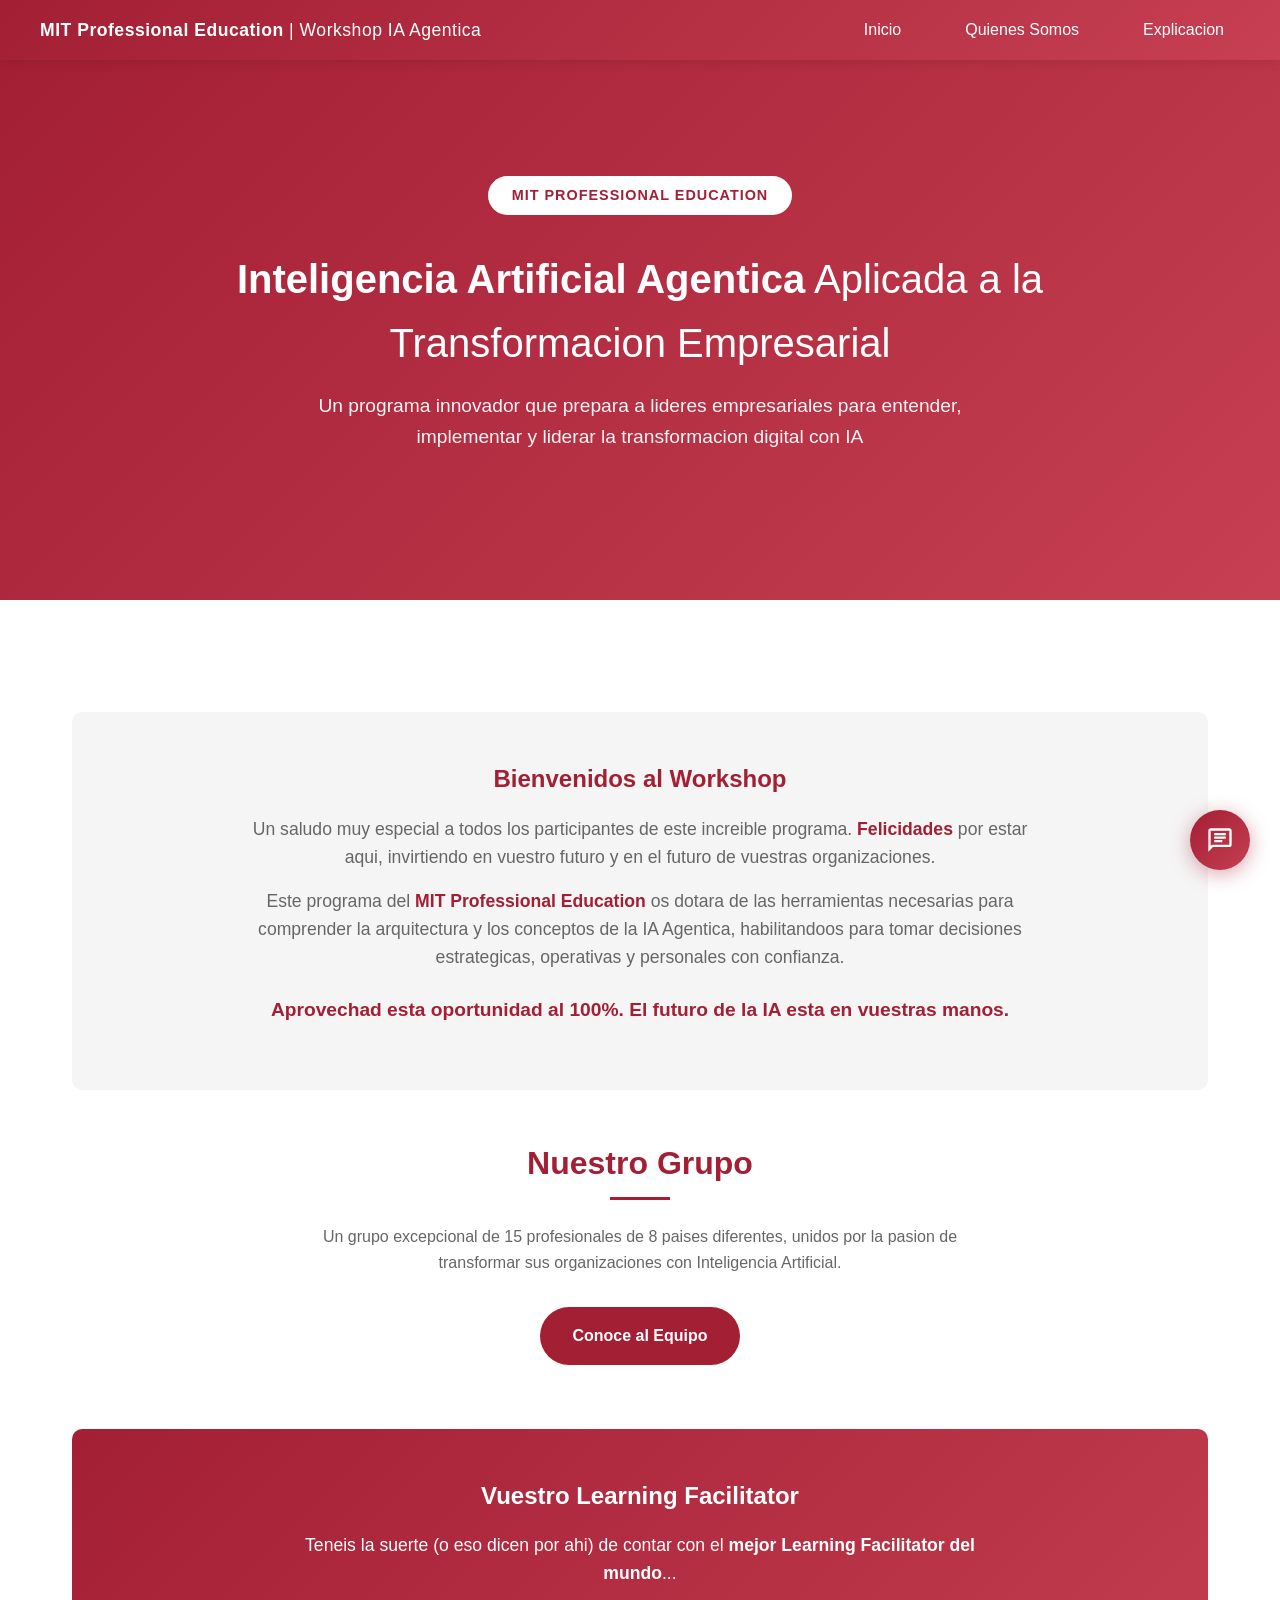
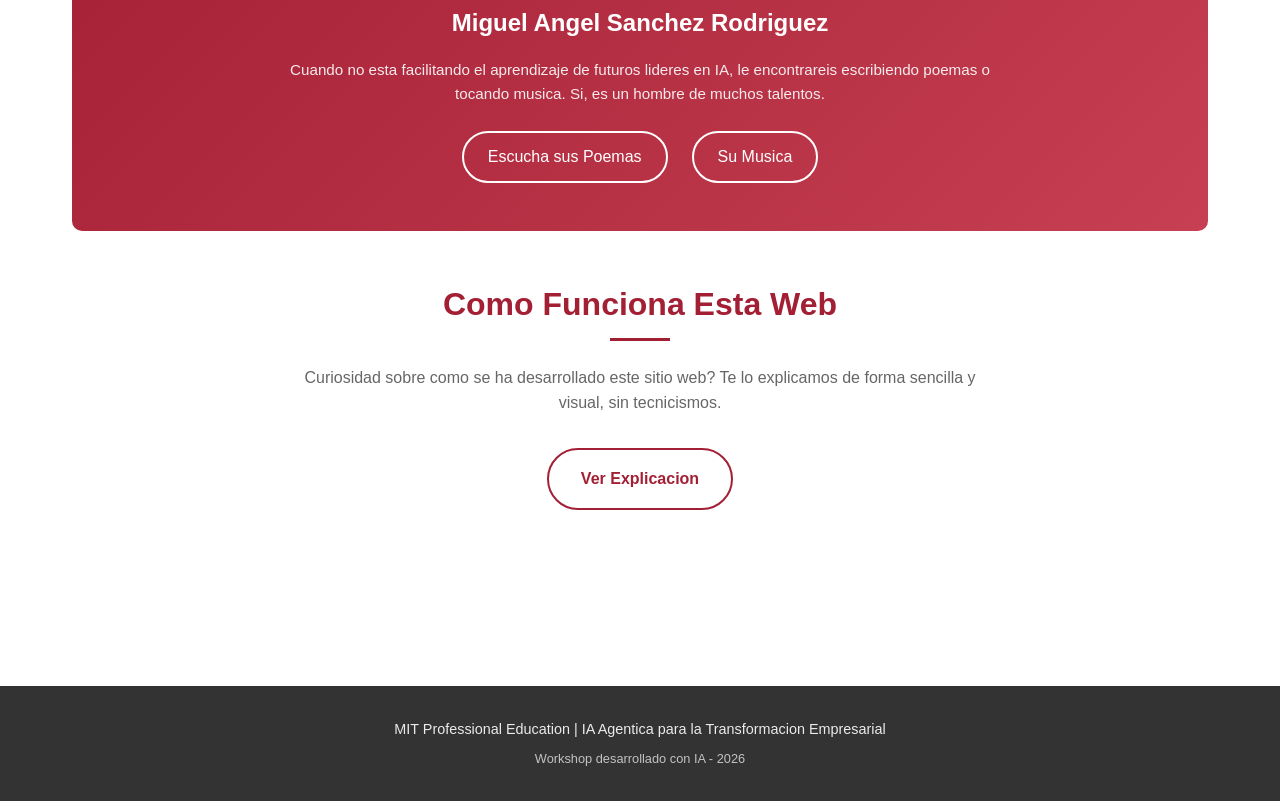
<file: index.html>
<!DOCTYPE html>
<html lang="es">
<head>
    <meta charset="UTF-8">
    <meta name="viewport" content="width=device-width, initial-scale=1.0">
    <title>IA Agentica para la Transformacion Empresarial | MIT Professional Education</title>
    <link rel="stylesheet" href="css/styles.css">
</head>
<body>
    <header>
        <div class="header-content">
            <div class="header-title">
                <strong>MIT Professional Education</strong> | Workshop IA Agentica
            </div>
            <nav>
                <ul>
                    <li><a href="index.html">Inicio</a></li>
                    <li><a href="quienes-somos.html">Quienes Somos</a></li>
                    <li><a href="explicacion.html">Explicacion</a></li>
                </ul>
            </nav>
        </div>
    </header>

    <section class="hero">
        <span class="hero-badge">MIT PROFESSIONAL EDUCATION</span>
        <h1><strong>Inteligencia Artificial Agentica</strong> Aplicada a la Transformacion Empresarial</h1>
        <p>Un programa innovador que prepara a lideres empresariales para entender, implementar y liderar la transformacion digital con IA</p>
    </section>

    <main>
        <div class="welcome-message">
            <h2>Bienvenidos al Workshop</h2>
            <p>
                Un saludo muy especial a todos los participantes de este increible programa.
                <span class="highlight">Felicidades</span> por estar aqui, invirtiendo en vuestro futuro
                y en el futuro de vuestras organizaciones.
            </p>
            <p>
                Este programa del <span class="highlight">MIT Professional Education</span> os dotara de las
                herramientas necesarias para comprender la arquitectura y los conceptos de la IA Agentica,
                habilitandoos para tomar decisiones estrategicas, operativas y personales con confianza.
            </p>
            <p style="margin-top: 1.5rem; font-size: 1.2rem; font-weight: 600; color: var(--mit-red);">
                Aprovechad esta oportunidad al 100%. El futuro de la IA esta en vuestras manos.
            </p>
        </div>

        <section>
            <h2>Nuestro Grupo</h2>
            <p style="text-align: center; max-width: 700px; margin: 0 auto 2rem; color: #666;">
                Un grupo excepcional de 15 profesionales de 8 paises diferentes,
                unidos por la pasion de transformar sus organizaciones con Inteligencia Artificial.
            </p>
            <div style="text-align: center;">
                <a href="quienes-somos.html" style="display: inline-block; background: var(--mit-red); color: white; padding: 1rem 2rem; border-radius: 50px; text-decoration: none; font-weight: 600; transition: transform 0.3s ease;">
                    Conoce al Equipo
                </a>
            </div>
        </section>

        <div class="facilitator-section">
            <h2>Vuestro Learning Facilitator</h2>
            <p>
                Teneis la suerte (o eso dicen por ahi) de contar con el
                <strong>mejor Learning Facilitator del mundo</strong>...
            </p>
            <div class="facilitator-name">Miguel Angel Sanchez Rodriguez</div>
            <p style="font-size: 0.95rem; opacity: 0.9;">
                Cuando no esta facilitando el aprendizaje de futuros lideres en IA,
                le encontrareis escribiendo poemas o tocando musica. Si, es un hombre de muchos talentos.
            </p>
            <div class="facilitator-links">
                <a href="https://www.poesiacantada.com" target="_blank">Escucha sus Poemas</a>
                <a href="https://www.digitaljazzband.com" target="_blank">Su Musica</a>
            </div>
        </div>

        <section>
            <h2>Como Funciona Esta Web</h2>
            <p style="text-align: center; max-width: 700px; margin: 0 auto 2rem; color: #666;">
                Curiosidad sobre como se ha desarrollado este sitio web?
                Te lo explicamos de forma sencilla y visual, sin tecnicismos.
            </p>
            <div style="text-align: center;">
                <a href="explicacion.html" style="display: inline-block; background: white; color: var(--mit-red); padding: 1rem 2rem; border-radius: 50px; text-decoration: none; font-weight: 600; border: 2px solid var(--mit-red); transition: all 0.3s ease;">
                    Ver Explicacion
                </a>
            </div>
        </section>
    </main>

    <footer>
        <p>
            MIT Professional Education | IA Agentica para la Transformacion Empresarial
        </p>
        <p style="margin-top: 0.5rem; font-size: 0.8rem; opacity: 0.7;">
            Workshop desarrollado con IA - 2026
        </p>
    </footer>
    <script src="js/matematicasAgente.js"></script>
    <script src="js/orquestadorAgent.js"></script>
</body>
</html>
</file>
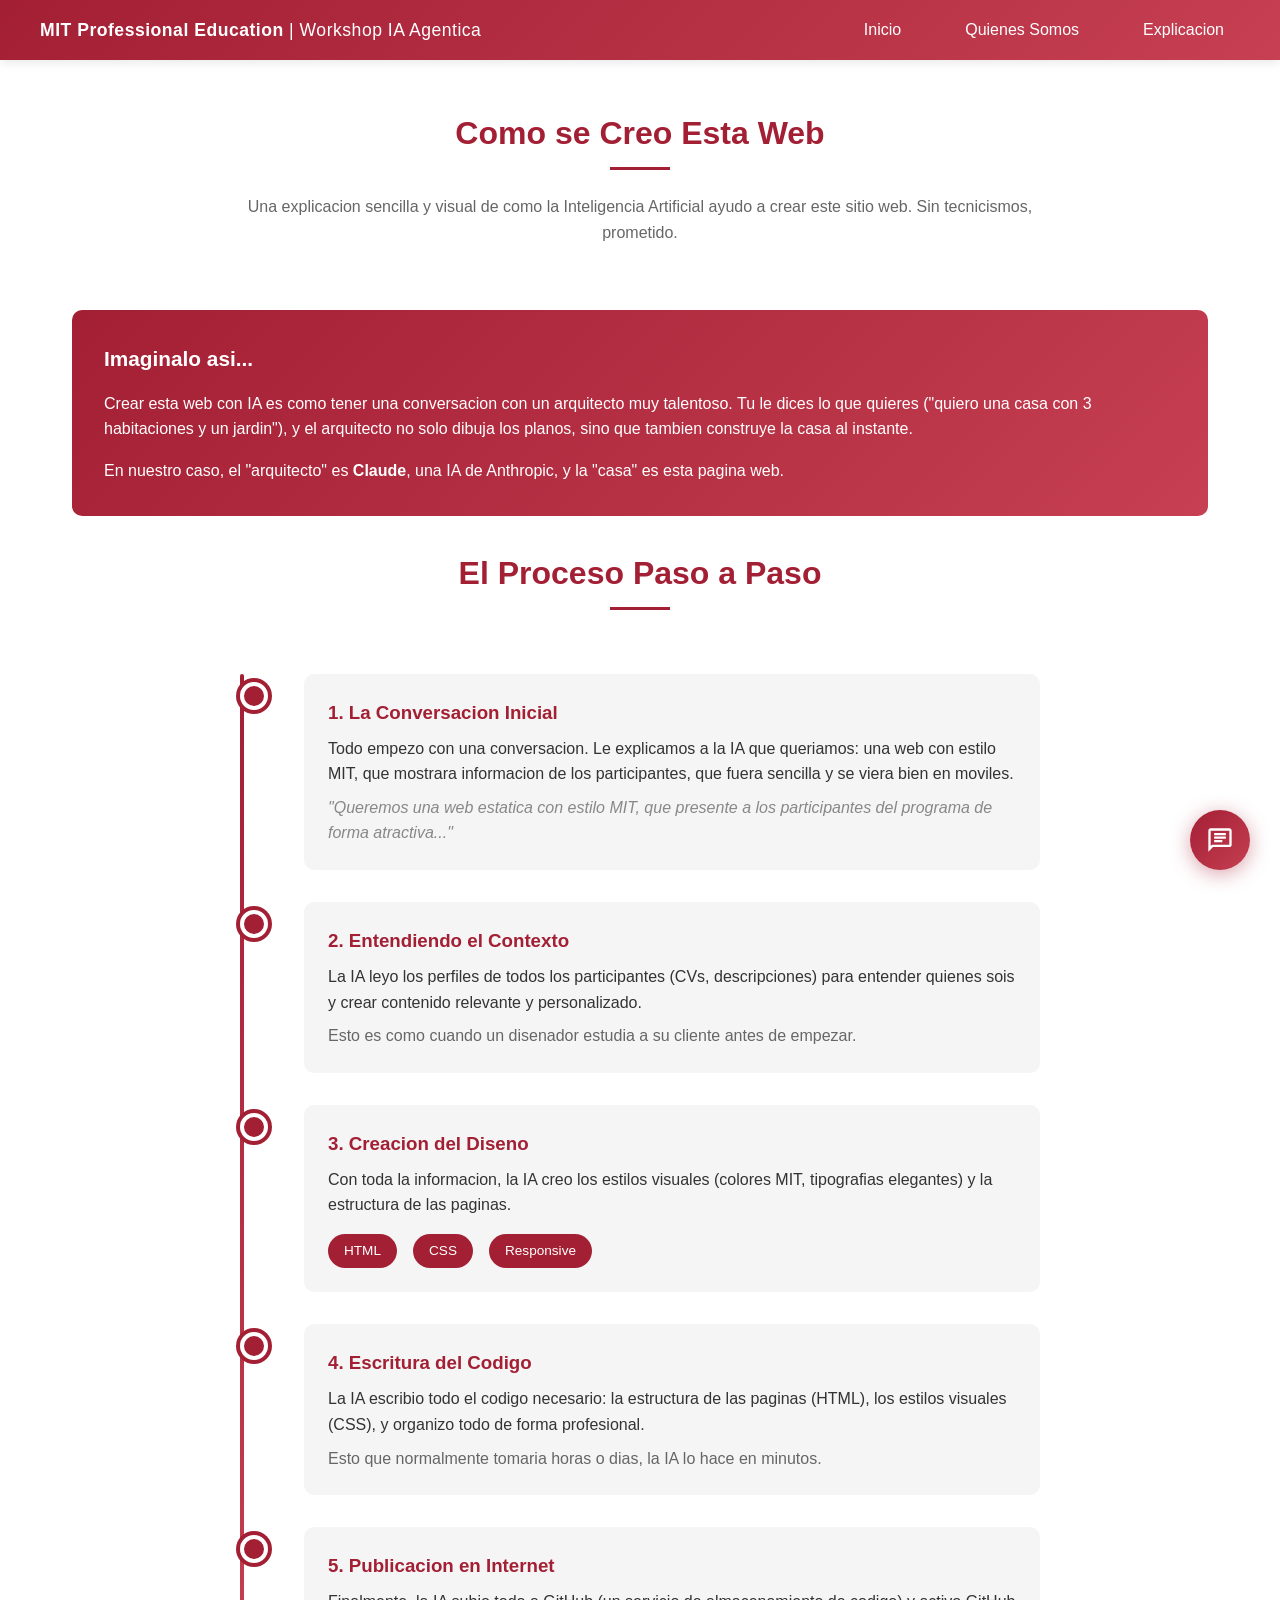
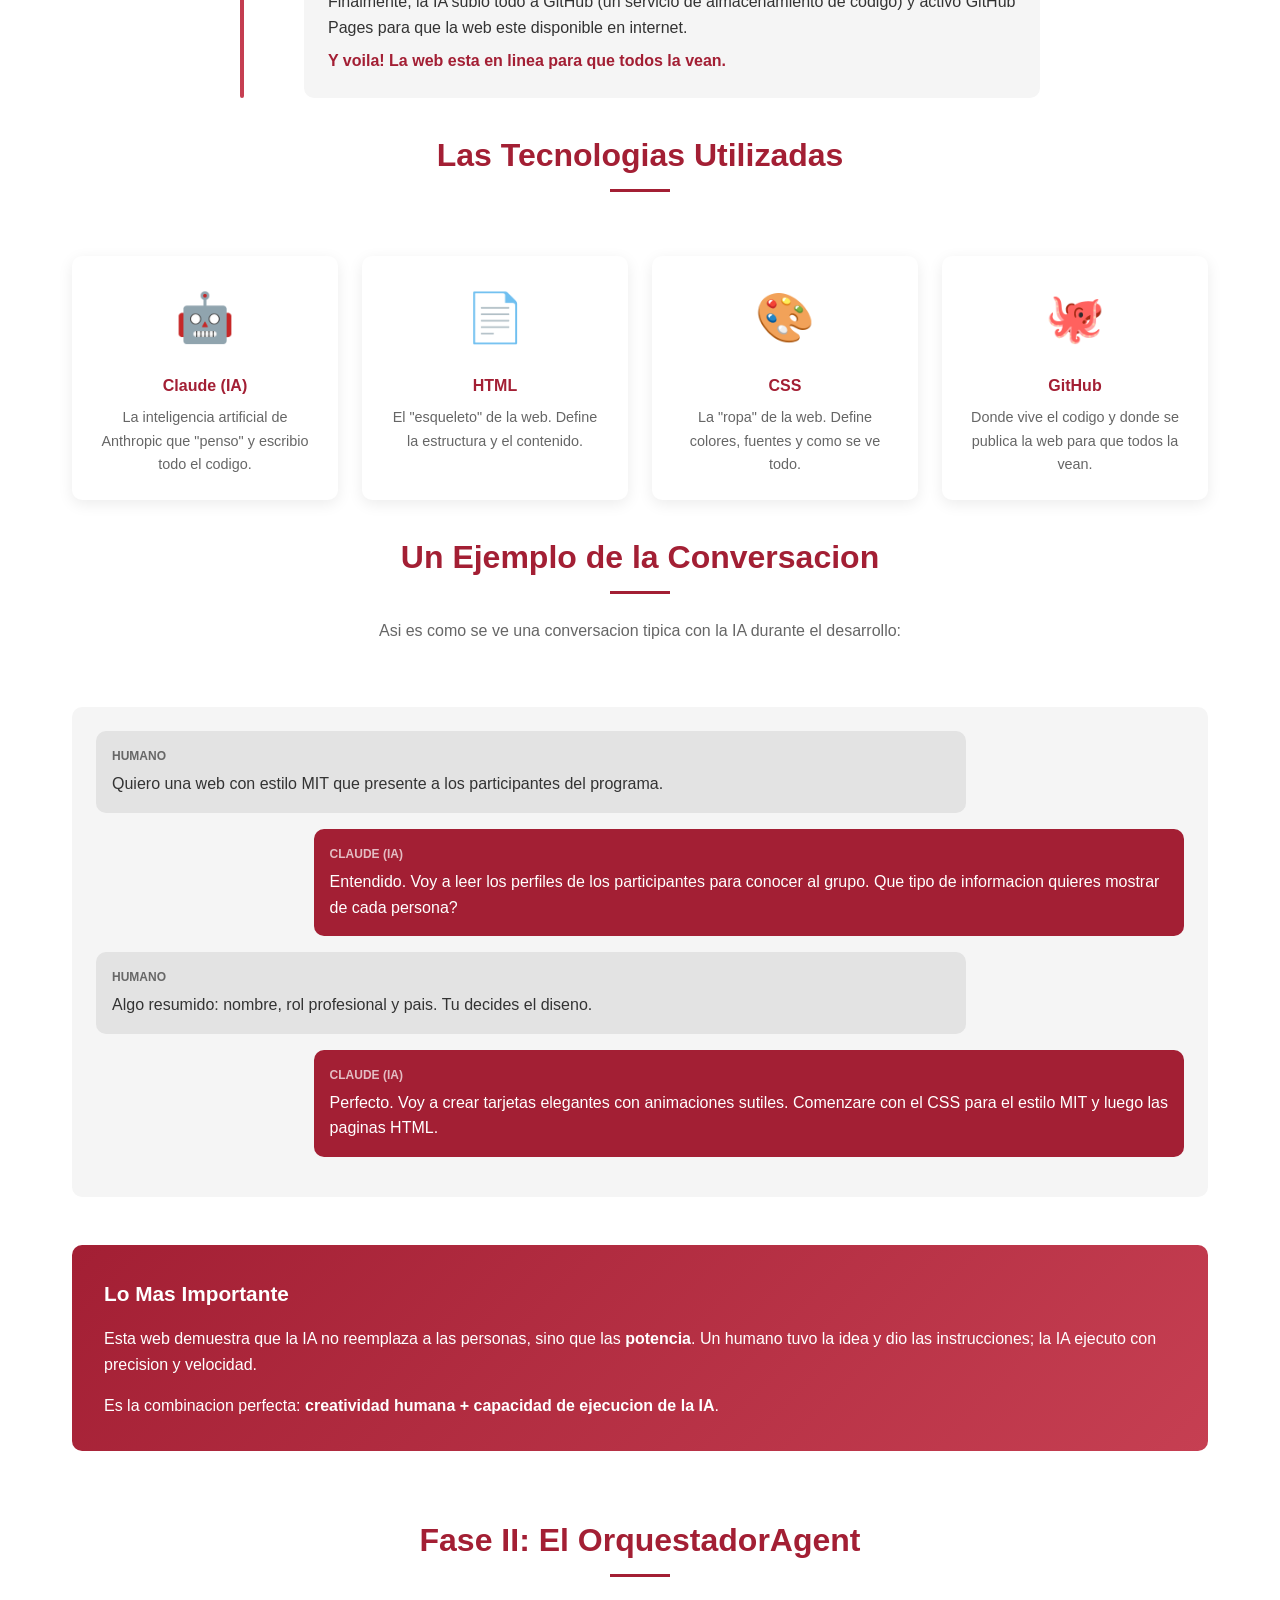
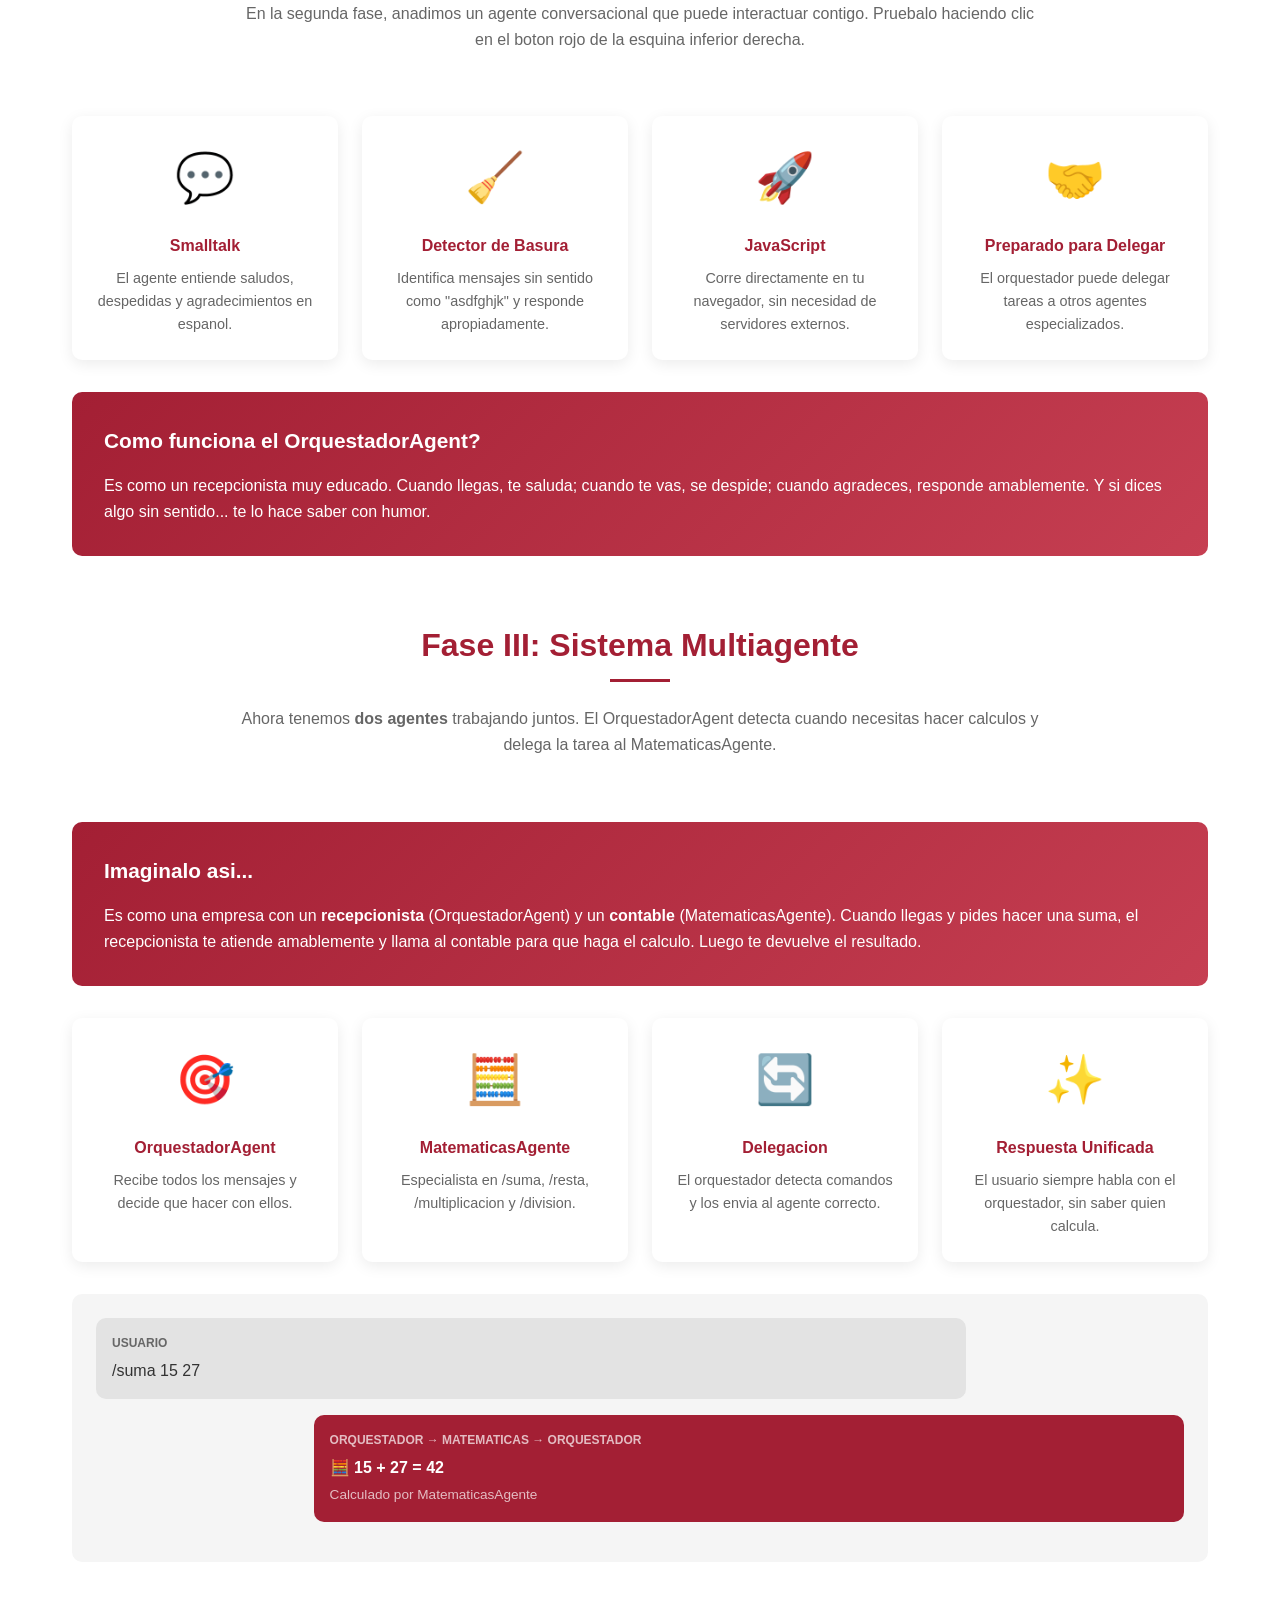
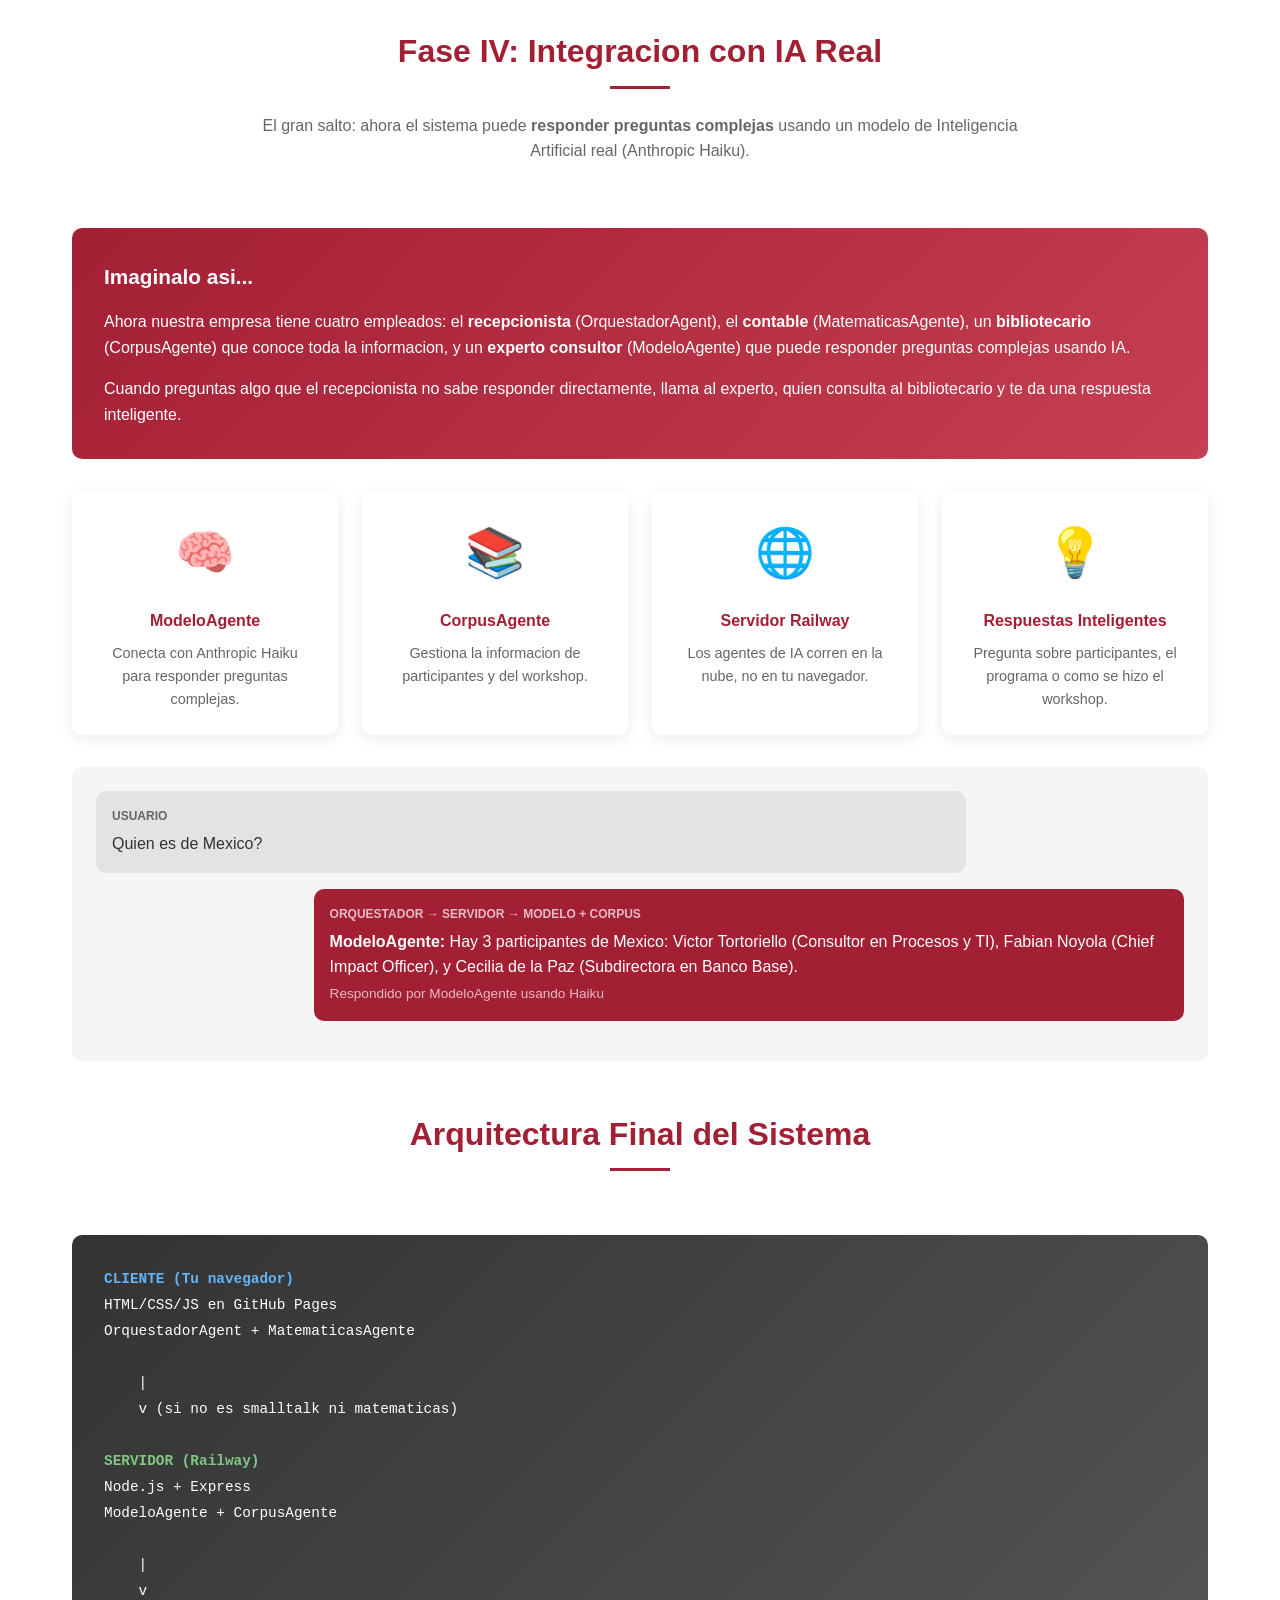
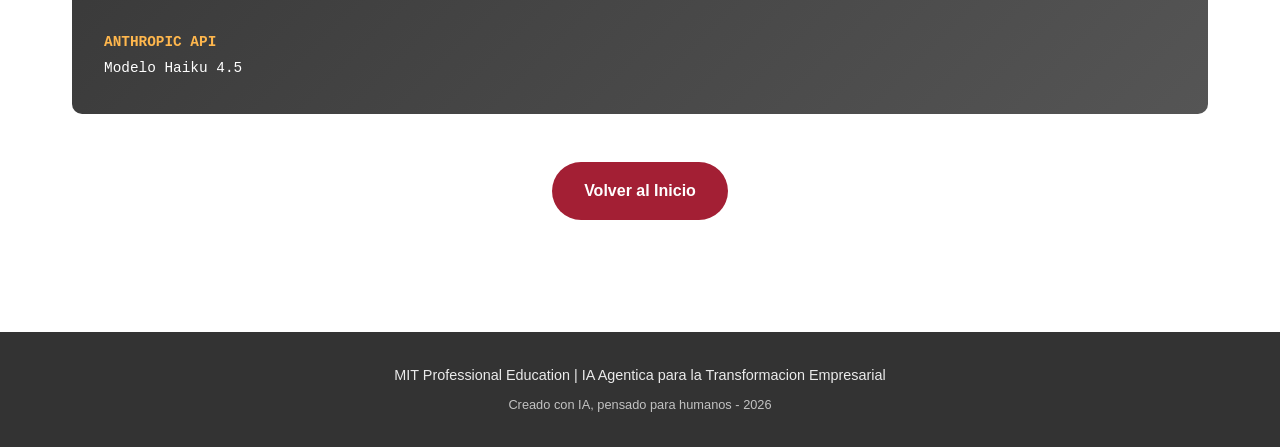
<file: explicacion.html>
<!DOCTYPE html>
<html lang="es">
<head>
    <meta charset="UTF-8">
    <meta name="viewport" content="width=device-width, initial-scale=1.0">
    <title>Como se Hizo | MIT Professional Education</title>
    <link rel="stylesheet" href="css/styles.css">
    <style>
        .timeline {
            position: relative;
            max-width: 800px;
            margin: 2rem auto;
            padding-left: 2rem;
        }
        .timeline::before {
            content: '';
            position: absolute;
            left: 0;
            top: 0;
            bottom: 0;
            width: 4px;
            background: linear-gradient(to bottom, #A31F34, #C63F52);
            border-radius: 2px;
        }
        .timeline-item {
            position: relative;
            margin-bottom: 2rem;
            padding-left: 2rem;
        }
        .timeline-item::before {
            content: '';
            position: absolute;
            left: -2rem;
            top: 0.5rem;
            width: 20px;
            height: 20px;
            background: #A31F34;
            border-radius: 50%;
            border: 4px solid white;
            box-shadow: 0 0 0 4px #A31F34;
        }
        .timeline-content {
            background: #f5f5f5;
            padding: 1.5rem;
            border-radius: 10px;
        }
        .timeline-content h3 {
            color: #A31F34;
            margin-bottom: 0.5rem;
        }
        .analogy-box {
            background: linear-gradient(135deg, #A31F34 0%, #C63F52 100%);
            color: white;
            padding: 2rem;
            border-radius: 10px;
            margin: 2rem 0;
        }
        .analogy-box h3 {
            font-size: 1.3rem;
            margin-bottom: 1rem;
        }
        .icon-grid {
            display: grid;
            grid-template-columns: repeat(auto-fit, minmax(200px, 1fr));
            gap: 1.5rem;
            margin: 2rem 0;
        }
        .icon-card {
            text-align: center;
            padding: 1.5rem;
            background: white;
            border-radius: 10px;
            box-shadow: 0 4px 15px rgba(0,0,0,0.08);
        }
        .icon-card .icon {
            font-size: 3rem;
            margin-bottom: 1rem;
        }
        .icon-card h4 {
            color: #A31F34;
            margin-bottom: 0.5rem;
        }
        .conversation-box {
            background: #f5f5f5;
            border-radius: 10px;
            padding: 1.5rem;
            margin: 1rem 0;
        }
        .message {
            padding: 1rem;
            border-radius: 10px;
            margin-bottom: 1rem;
            max-width: 80%;
        }
        .message.human {
            background: #e3e3e3;
            margin-right: auto;
        }
        .message.ai {
            background: #A31F34;
            color: white;
            margin-left: auto;
        }
        .message-label {
            font-size: 0.75rem;
            font-weight: 600;
            margin-bottom: 0.3rem;
            opacity: 0.7;
        }
    </style>
</head>
<body>
    <header>
        <div class="header-content">
            <div class="header-title">
                <strong>MIT Professional Education</strong> | Workshop IA Agentica
            </div>
            <nav>
                <ul>
                    <li><a href="index.html">Inicio</a></li>
                    <li><a href="quienes-somos.html">Quienes Somos</a></li>
                    <li><a href="explicacion.html">Explicacion</a></li>
                </ul>
            </nav>
        </div>
    </header>

    <main>
        <section>
            <h2>Como se Creo Esta Web</h2>
            <p style="text-align: center; max-width: 800px; margin: 0 auto 2rem; color: #666;">
                Una explicacion sencilla y visual de como la Inteligencia Artificial
                ayudo a crear este sitio web. Sin tecnicismos, prometido.
            </p>
        </section>

        <div class="analogy-box">
            <h3>Imaginalo asi...</h3>
            <p>
                Crear esta web con IA es como tener una conversacion con un arquitecto muy talentoso.
                Tu le dices lo que quieres ("quiero una casa con 3 habitaciones y un jardin"),
                y el arquitecto no solo dibuja los planos, sino que tambien construye la casa al instante.
            </p>
            <p style="margin-top: 1rem;">
                En nuestro caso, el "arquitecto" es <strong>Claude</strong>, una IA de Anthropic,
                y la "casa" es esta pagina web.
            </p>
        </div>

        <section>
            <h2>El Proceso Paso a Paso</h2>
        </section>

        <div class="timeline">
            <div class="timeline-item">
                <div class="timeline-content">
                    <h3>1. La Conversacion Inicial</h3>
                    <p>
                        Todo empezo con una conversacion. Le explicamos a la IA que queriamos:
                        una web con estilo MIT, que mostrara informacion de los participantes,
                        que fuera sencilla y se viera bien en moviles.
                    </p>
                    <p style="margin-top: 0.5rem; font-style: italic; color: #888;">
                        "Queremos una web estatica con estilo MIT, que presente a los participantes
                        del programa de forma atractiva..."
                    </p>
                </div>
            </div>

            <div class="timeline-item">
                <div class="timeline-content">
                    <h3>2. Entendiendo el Contexto</h3>
                    <p>
                        La IA leyo los perfiles de todos los participantes (CVs, descripciones)
                        para entender quienes sois y crear contenido relevante y personalizado.
                    </p>
                    <p style="margin-top: 0.5rem; color: #666;">
                        Esto es como cuando un disenador estudia a su cliente antes de empezar.
                    </p>
                </div>
            </div>

            <div class="timeline-item">
                <div class="timeline-content">
                    <h3>3. Creacion del Diseno</h3>
                    <p>
                        Con toda la informacion, la IA creo los estilos visuales (colores MIT,
                        tipografias elegantes) y la estructura de las paginas.
                    </p>
                    <div class="tech-stack" style="margin-top: 1rem;">
                        <span class="tech-tag">HTML</span>
                        <span class="tech-tag">CSS</span>
                        <span class="tech-tag">Responsive</span>
                    </div>
                </div>
            </div>

            <div class="timeline-item">
                <div class="timeline-content">
                    <h3>4. Escritura del Codigo</h3>
                    <p>
                        La IA escribio todo el codigo necesario: la estructura de las paginas (HTML),
                        los estilos visuales (CSS), y organizo todo de forma profesional.
                    </p>
                    <p style="margin-top: 0.5rem; color: #666;">
                        Esto que normalmente tomaria horas o dias, la IA lo hace en minutos.
                    </p>
                </div>
            </div>

            <div class="timeline-item">
                <div class="timeline-content">
                    <h3>5. Publicacion en Internet</h3>
                    <p>
                        Finalmente, la IA subio todo a GitHub (un servicio de almacenamiento de codigo)
                        y activo GitHub Pages para que la web este disponible en internet.
                    </p>
                    <p style="margin-top: 0.5rem; font-weight: 600; color: #A31F34;">
                        Y voila! La web esta en linea para que todos la vean.
                    </p>
                </div>
            </div>
        </div>

        <section>
            <h2>Las Tecnologias Utilizadas</h2>
        </section>

        <div class="icon-grid">
            <div class="icon-card">
                <div class="icon">🤖</div>
                <h4>Claude (IA)</h4>
                <p style="font-size: 0.9rem; color: #666;">
                    La inteligencia artificial de Anthropic que "penso" y escribio todo el codigo.
                </p>
            </div>

            <div class="icon-card">
                <div class="icon">📄</div>
                <h4>HTML</h4>
                <p style="font-size: 0.9rem; color: #666;">
                    El "esqueleto" de la web. Define la estructura y el contenido.
                </p>
            </div>

            <div class="icon-card">
                <div class="icon">🎨</div>
                <h4>CSS</h4>
                <p style="font-size: 0.9rem; color: #666;">
                    La "ropa" de la web. Define colores, fuentes y como se ve todo.
                </p>
            </div>

            <div class="icon-card">
                <div class="icon">🐙</div>
                <h4>GitHub</h4>
                <p style="font-size: 0.9rem; color: #666;">
                    Donde vive el codigo y donde se publica la web para que todos la vean.
                </p>
            </div>
        </div>

        <section>
            <h2>Un Ejemplo de la Conversacion</h2>
            <p style="text-align: center; max-width: 700px; margin: 0 auto 2rem; color: #666;">
                Asi es como se ve una conversacion tipica con la IA durante el desarrollo:
            </p>
        </section>

        <div class="conversation-box">
            <div class="message human">
                <div class="message-label">HUMANO</div>
                Quiero una web con estilo MIT que presente a los participantes del programa.
            </div>
            <div class="message ai">
                <div class="message-label">CLAUDE (IA)</div>
                Entendido. Voy a leer los perfiles de los participantes para conocer al grupo.
                Que tipo de informacion quieres mostrar de cada persona?
            </div>
            <div class="message human">
                <div class="message-label">HUMANO</div>
                Algo resumido: nombre, rol profesional y pais. Tu decides el diseno.
            </div>
            <div class="message ai">
                <div class="message-label">CLAUDE (IA)</div>
                Perfecto. Voy a crear tarjetas elegantes con animaciones sutiles.
                Comenzare con el CSS para el estilo MIT y luego las paginas HTML.
            </div>
        </div>

        <div class="analogy-box" style="margin-top: 3rem;">
            <h3>Lo Mas Importante</h3>
            <p>
                Esta web demuestra que la IA no reemplaza a las personas,
                sino que las <strong>potencia</strong>. Un humano tuvo la idea y dio las instrucciones;
                la IA ejecuto con precision y velocidad.
            </p>
            <p style="margin-top: 1rem;">
                Es la combinacion perfecta: <strong>creatividad humana + capacidad de ejecucion de la IA</strong>.
            </p>
        </div>

        <!-- FASE II -->
        <section style="margin-top: 4rem;">
            <h2>Fase II: El OrquestadorAgent</h2>
            <p style="text-align: center; max-width: 800px; margin: 0 auto 2rem; color: #666;">
                En la segunda fase, anadimos un agente conversacional que puede interactuar contigo.
                Pruebalo haciendo clic en el boton rojo de la esquina inferior derecha.
            </p>
        </section>

        <div class="icon-grid">
            <div class="icon-card">
                <div class="icon">💬</div>
                <h4>Smalltalk</h4>
                <p style="font-size: 0.9rem; color: #666;">
                    El agente entiende saludos, despedidas y agradecimientos en espanol.
                </p>
            </div>

            <div class="icon-card">
                <div class="icon">🧹</div>
                <h4>Detector de Basura</h4>
                <p style="font-size: 0.9rem; color: #666;">
                    Identifica mensajes sin sentido como "asdfghjk" y responde apropiadamente.
                </p>
            </div>

            <div class="icon-card">
                <div class="icon">🚀</div>
                <h4>JavaScript</h4>
                <p style="font-size: 0.9rem; color: #666;">
                    Corre directamente en tu navegador, sin necesidad de servidores externos.
                </p>
            </div>

            <div class="icon-card">
                <div class="icon">🤝</div>
                <h4>Preparado para Delegar</h4>
                <p style="font-size: 0.9rem; color: #666;">
                    El orquestador puede delegar tareas a otros agentes especializados.
                </p>
            </div>
        </div>

        <div class="analogy-box" style="margin-top: 2rem;">
            <h3>Como funciona el OrquestadorAgent?</h3>
            <p>
                Es como un recepcionista muy educado. Cuando llegas, te saluda; cuando te vas, se despide;
                cuando agradeces, responde amablemente. Y si dices algo sin sentido... te lo hace saber con humor.
            </p>
        </div>

        <!-- FASE III -->
        <section style="margin-top: 4rem;">
            <h2>Fase III: Sistema Multiagente</h2>
            <p style="text-align: center; max-width: 800px; margin: 0 auto 2rem; color: #666;">
                Ahora tenemos <strong>dos agentes</strong> trabajando juntos. El OrquestadorAgent
                detecta cuando necesitas hacer calculos y delega la tarea al MatematicasAgente.
            </p>
        </section>

        <div class="analogy-box">
            <h3>Imaginalo asi...</h3>
            <p>
                Es como una empresa con un <strong>recepcionista</strong> (OrquestadorAgent) y un
                <strong>contable</strong> (MatematicasAgente). Cuando llegas y pides hacer una suma,
                el recepcionista te atiende amablemente y llama al contable para que haga el calculo.
                Luego te devuelve el resultado.
            </p>
        </div>

        <div class="icon-grid" style="margin-top: 2rem;">
            <div class="icon-card">
                <div class="icon">🎯</div>
                <h4>OrquestadorAgent</h4>
                <p style="font-size: 0.9rem; color: #666;">
                    Recibe todos los mensajes y decide que hacer con ellos.
                </p>
            </div>

            <div class="icon-card">
                <div class="icon">🧮</div>
                <h4>MatematicasAgente</h4>
                <p style="font-size: 0.9rem; color: #666;">
                    Especialista en /suma, /resta, /multiplicacion y /division.
                </p>
            </div>

            <div class="icon-card">
                <div class="icon">🔄</div>
                <h4>Delegacion</h4>
                <p style="font-size: 0.9rem; color: #666;">
                    El orquestador detecta comandos y los envia al agente correcto.
                </p>
            </div>

            <div class="icon-card">
                <div class="icon">✨</div>
                <h4>Respuesta Unificada</h4>
                <p style="font-size: 0.9rem; color: #666;">
                    El usuario siempre habla con el orquestador, sin saber quien calcula.
                </p>
            </div>
        </div>

        <div class="conversation-box" style="margin-top: 2rem;">
            <div class="message human">
                <div class="message-label">USUARIO</div>
                /suma 15 27
            </div>
            <div class="message ai">
                <div class="message-label">ORQUESTADOR → MATEMATICAS → ORQUESTADOR</div>
                🧮 <strong>15 + 27 = 42</strong><br>
                <span style="font-size: 0.85rem; opacity: 0.7;">Calculado por MatematicasAgente</span>
            </div>
        </div>

        <!-- FASE IV -->
        <section style="margin-top: 4rem;">
            <h2>Fase IV: Integracion con IA Real</h2>
            <p style="text-align: center; max-width: 800px; margin: 0 auto 2rem; color: #666;">
                El gran salto: ahora el sistema puede <strong>responder preguntas complejas</strong>
                usando un modelo de Inteligencia Artificial real (Anthropic Haiku).
            </p>
        </section>

        <div class="analogy-box">
            <h3>Imaginalo asi...</h3>
            <p>
                Ahora nuestra empresa tiene cuatro empleados: el <strong>recepcionista</strong> (OrquestadorAgent),
                el <strong>contable</strong> (MatematicasAgente), un <strong>bibliotecario</strong> (CorpusAgente)
                que conoce toda la informacion, y un <strong>experto consultor</strong> (ModeloAgente)
                que puede responder preguntas complejas usando IA.
            </p>
            <p style="margin-top: 1rem;">
                Cuando preguntas algo que el recepcionista no sabe responder directamente,
                llama al experto, quien consulta al bibliotecario y te da una respuesta inteligente.
            </p>
        </div>

        <div class="icon-grid" style="margin-top: 2rem;">
            <div class="icon-card">
                <div class="icon">🧠</div>
                <h4>ModeloAgente</h4>
                <p style="font-size: 0.9rem; color: #666;">
                    Conecta con Anthropic Haiku para responder preguntas complejas.
                </p>
            </div>

            <div class="icon-card">
                <div class="icon">📚</div>
                <h4>CorpusAgente</h4>
                <p style="font-size: 0.9rem; color: #666;">
                    Gestiona la informacion de participantes y del workshop.
                </p>
            </div>

            <div class="icon-card">
                <div class="icon">🌐</div>
                <h4>Servidor Railway</h4>
                <p style="font-size: 0.9rem; color: #666;">
                    Los agentes de IA corren en la nube, no en tu navegador.
                </p>
            </div>

            <div class="icon-card">
                <div class="icon">💡</div>
                <h4>Respuestas Inteligentes</h4>
                <p style="font-size: 0.9rem; color: #666;">
                    Pregunta sobre participantes, el programa o como se hizo el workshop.
                </p>
            </div>
        </div>

        <div class="conversation-box" style="margin-top: 2rem;">
            <div class="message human">
                <div class="message-label">USUARIO</div>
                Quien es de Mexico?
            </div>
            <div class="message ai">
                <div class="message-label">ORQUESTADOR → SERVIDOR → MODELO + CORPUS</div>
                <strong>ModeloAgente:</strong> Hay 3 participantes de Mexico:
                Victor Tortoriello (Consultor en Procesos y TI),
                Fabian Noyola (Chief Impact Officer),
                y Cecilia de la Paz (Subdirectora en Banco Base).<br>
                <span style="font-size: 0.85rem; opacity: 0.7;">Respondido por ModeloAgente usando Haiku</span>
            </div>
        </div>

        <section style="margin-top: 3rem;">
            <h2>Arquitectura Final del Sistema</h2>
        </section>

        <div class="analogy-box" style="background: linear-gradient(135deg, #333 0%, #555 100%);">
            <p style="font-family: monospace; font-size: 0.9rem; line-height: 1.8;">
                <strong style="color: #64b5f6;">CLIENTE (Tu navegador)</strong><br>
                HTML/CSS/JS en GitHub Pages<br>
                OrquestadorAgent + MatematicasAgente<br>
                <br>
                &nbsp;&nbsp;&nbsp;&nbsp;|<br>
                &nbsp;&nbsp;&nbsp;&nbsp;v (si no es smalltalk ni matematicas)<br>
                <br>
                <strong style="color: #81c784;">SERVIDOR (Railway)</strong><br>
                Node.js + Express<br>
                ModeloAgente + CorpusAgente<br>
                <br>
                &nbsp;&nbsp;&nbsp;&nbsp;|<br>
                &nbsp;&nbsp;&nbsp;&nbsp;v<br>
                <br>
                <strong style="color: #ffb74d;">ANTHROPIC API</strong><br>
                Modelo Haiku 4.5
            </p>
        </div>

        <div style="text-align: center; margin-top: 3rem;">
            <a href="index.html" style="display: inline-block; background: var(--mit-red); color: white; padding: 1rem 2rem; border-radius: 50px; text-decoration: none; font-weight: 600;">
                Volver al Inicio
            </a>
        </div>
    </main>

    <footer>
        <p>
            MIT Professional Education | IA Agentica para la Transformacion Empresarial
        </p>
        <p style="margin-top: 0.5rem; font-size: 0.8rem; opacity: 0.7;">
            Creado con IA, pensado para humanos - 2026
        </p>
    </footer>
    <script src="js/matematicasAgente.js"></script>
    <script src="js/orquestadorAgent.js"></script>
</body>
</html>
</file>
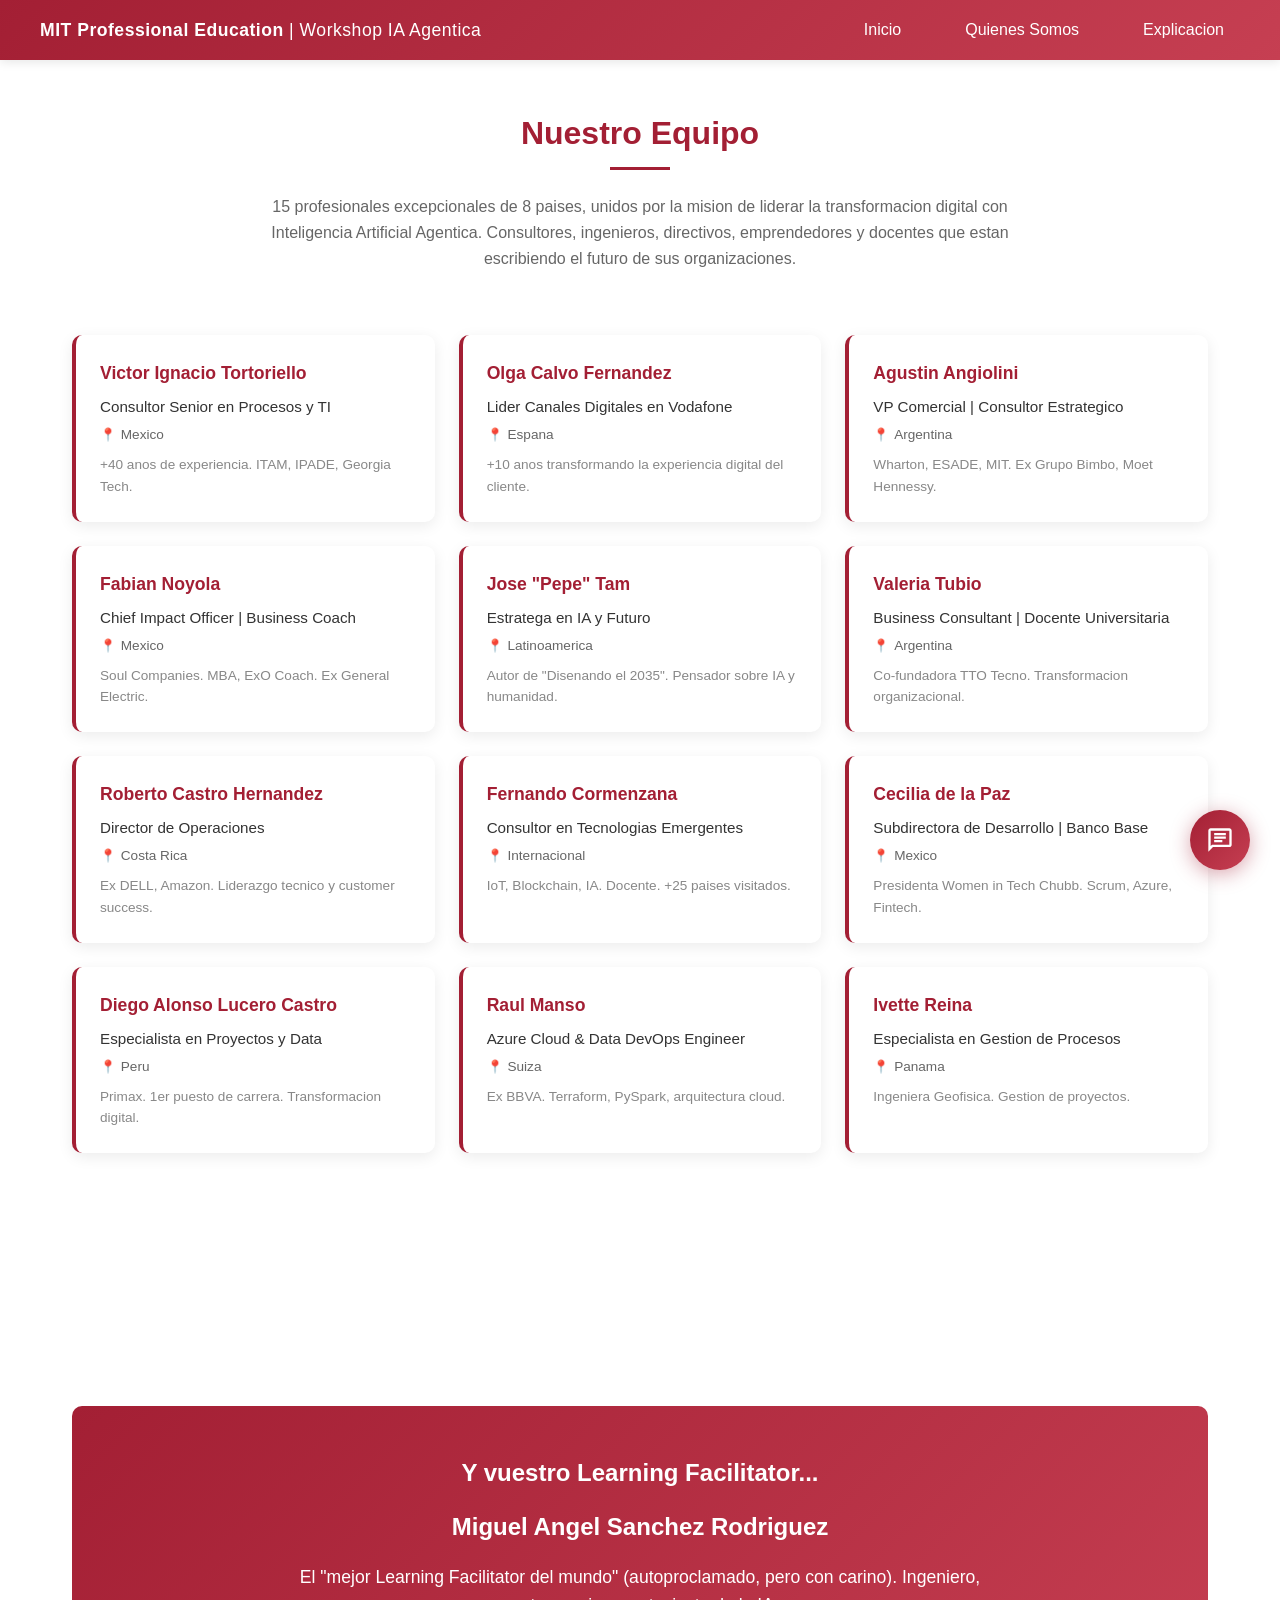
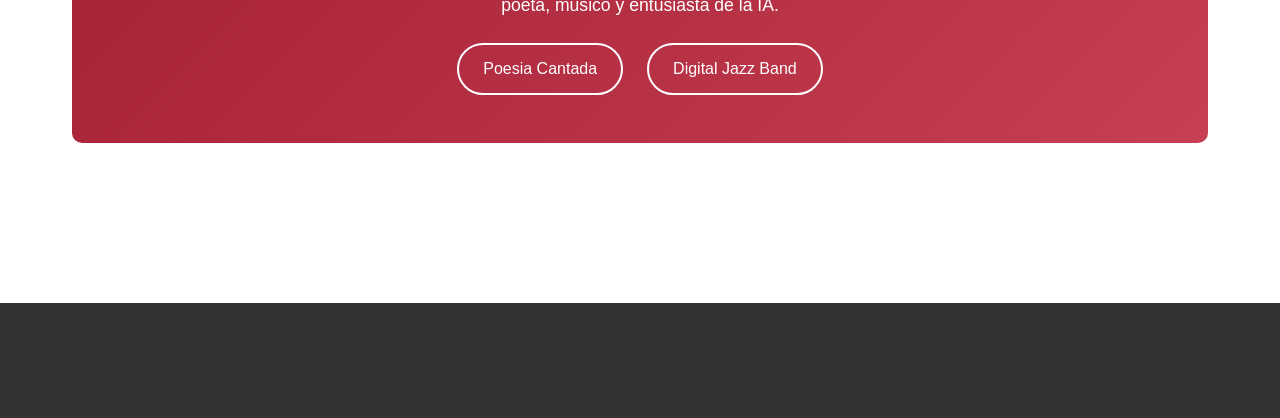
<file: quienes-somos.html>
<!DOCTYPE html>
<html lang="es">
<head>
    <meta charset="UTF-8">
    <meta name="viewport" content="width=device-width, initial-scale=1.0">
    <title>Quienes Somos | MIT Professional Education</title>
    <link rel="stylesheet" href="css/styles.css">
</head>
<body>
    <header>
        <div class="header-content">
            <div class="header-title">
                <strong>MIT Professional Education</strong> | Workshop IA Agentica
            </div>
            <nav>
                <ul>
                    <li><a href="index.html">Inicio</a></li>
                    <li><a href="quienes-somos.html">Quienes Somos</a></li>
                    <li><a href="explicacion.html">Explicacion</a></li>
                </ul>
            </nav>
        </div>
    </header>

    <main>
        <section>
            <h2>Nuestro Equipo</h2>
            <p style="text-align: center; max-width: 800px; margin: 0 auto 2rem; color: #666;">
                15 profesionales excepcionales de 8 paises, unidos por la mision de liderar
                la transformacion digital con Inteligencia Artificial Agentica.
                Consultores, ingenieros, directivos, emprendedores y docentes que estan
                escribiendo el futuro de sus organizaciones.
            </p>
        </section>

        <div class="participants-grid">

            <div class="participant-card">
                <h3>Victor Ignacio Tortoriello</h3>
                <p class="role">Consultor Senior en Procesos y TI</p>
                <p class="location">Mexico</p>
                <p style="font-size: 0.85rem; color: #888; margin-top: 0.5rem;">
                    +40 anos de experiencia. ITAM, IPADE, Georgia Tech.
                </p>
            </div>

            <div class="participant-card">
                <h3>Olga Calvo Fernandez</h3>
                <p class="role">Lider Canales Digitales en Vodafone</p>
                <p class="location">Espana</p>
                <p style="font-size: 0.85rem; color: #888; margin-top: 0.5rem;">
                    +10 anos transformando la experiencia digital del cliente.
                </p>
            </div>

            <div class="participant-card">
                <h3>Agustin Angiolini</h3>
                <p class="role">VP Comercial | Consultor Estrategico</p>
                <p class="location">Argentina</p>
                <p style="font-size: 0.85rem; color: #888; margin-top: 0.5rem;">
                    Wharton, ESADE, MIT. Ex Grupo Bimbo, Moet Hennessy.
                </p>
            </div>

            <div class="participant-card">
                <h3>Fabian Noyola</h3>
                <p class="role">Chief Impact Officer | Business Coach</p>
                <p class="location">Mexico</p>
                <p style="font-size: 0.85rem; color: #888; margin-top: 0.5rem;">
                    Soul Companies. MBA, ExO Coach. Ex General Electric.
                </p>
            </div>

            <div class="participant-card">
                <h3>Jose "Pepe" Tam</h3>
                <p class="role">Estratega en IA y Futuro</p>
                <p class="location">Latinoamerica</p>
                <p style="font-size: 0.85rem; color: #888; margin-top: 0.5rem;">
                    Autor de "Disenando el 2035". Pensador sobre IA y humanidad.
                </p>
            </div>

            <div class="participant-card">
                <h3>Valeria Tubio</h3>
                <p class="role">Business Consultant | Docente Universitaria</p>
                <p class="location">Argentina</p>
                <p style="font-size: 0.85rem; color: #888; margin-top: 0.5rem;">
                    Co-fundadora TTO Tecno. Transformacion organizacional.
                </p>
            </div>

            <div class="participant-card">
                <h3>Roberto Castro Hernandez</h3>
                <p class="role">Director de Operaciones</p>
                <p class="location">Costa Rica</p>
                <p style="font-size: 0.85rem; color: #888; margin-top: 0.5rem;">
                    Ex DELL, Amazon. Liderazgo tecnico y customer success.
                </p>
            </div>

            <div class="participant-card">
                <h3>Fernando Cormenzana</h3>
                <p class="role">Consultor en Tecnologias Emergentes</p>
                <p class="location">Internacional</p>
                <p style="font-size: 0.85rem; color: #888; margin-top: 0.5rem;">
                    IoT, Blockchain, IA. Docente. +25 paises visitados.
                </p>
            </div>

            <div class="participant-card">
                <h3>Cecilia de la Paz</h3>
                <p class="role">Subdirectora de Desarrollo | Banco Base</p>
                <p class="location">Mexico</p>
                <p style="font-size: 0.85rem; color: #888; margin-top: 0.5rem;">
                    Presidenta Women in Tech Chubb. Scrum, Azure, Fintech.
                </p>
            </div>

            <div class="participant-card">
                <h3>Diego Alonso Lucero Castro</h3>
                <p class="role">Especialista en Proyectos y Data</p>
                <p class="location">Peru</p>
                <p style="font-size: 0.85rem; color: #888; margin-top: 0.5rem;">
                    Primax. 1er puesto de carrera. Transformacion digital.
                </p>
            </div>

            <div class="participant-card">
                <h3>Raul Manso</h3>
                <p class="role">Azure Cloud & Data DevOps Engineer</p>
                <p class="location">Suiza</p>
                <p style="font-size: 0.85rem; color: #888; margin-top: 0.5rem;">
                    Ex BBVA. Terraform, PySpark, arquitectura cloud.
                </p>
            </div>

            <div class="participant-card">
                <h3>Ivette Reina</h3>
                <p class="role">Especialista en Gestion de Procesos</p>
                <p class="location">Panama</p>
                <p style="font-size: 0.85rem; color: #888; margin-top: 0.5rem;">
                    Ingeniera Geofisica. Gestion de proyectos.
                </p>
            </div>

            <div class="participant-card">
                <h3>Pablo Fernando Abinal</h3>
                <p class="role">Gerente de Riesgos Corporativos</p>
                <p class="location">Argentina</p>
                <p style="font-size: 0.85rem; color: #888; margin-top: 0.5rem;">
                    Cambridge, CEMA. Banca digital, ciberseguridad.
                </p>
            </div>

            <div class="participant-card">
                <h3>Adrian Robles</h3>
                <p class="role">Profesional con Vocacion Social</p>
                <p class="location">Argentina</p>
                <p style="font-size: 0.85rem; color: #888; margin-top: 0.5rem;">
                    Voluntario activo. Inclusion y desarrollo personal.
                </p>
            </div>

            <div class="participant-card">
                <h3>Marina Roca</h3>
                <p class="role">Profesional en Transformacion</p>
                <p class="location">Espana</p>
                <p style="font-size: 0.85rem; color: #888; margin-top: 0.5rem;">
                    Comprometida con el aprendizaje continuo.
                </p>
            </div>

        </div>

        <div class="facilitator-section" style="margin-top: 4rem;">
            <h2>Y vuestro Learning Facilitator...</h2>
            <div class="facilitator-name">Miguel Angel Sanchez Rodriguez</div>
            <p>
                El "mejor Learning Facilitator del mundo" (autoproclamado, pero con carino).
                Ingeniero, poeta, musico y entusiasta de la IA.
            </p>
            <div class="facilitator-links">
                <a href="https://www.poesiacantada.com" target="_blank">Poesia Cantada</a>
                <a href="https://www.digitaljazzband.com" target="_blank">Digital Jazz Band</a>
            </div>
        </div>
    </main>

    <footer>
        <p>
            MIT Professional Education | IA Agentica para la Transformacion Empresarial
        </p>
        <p style="margin-top: 0.5rem; font-size: 0.8rem; opacity: 0.7;">
            Grupo excepcional, futuro brillante - 2026
        </p>
    </footer>
    <script src="js/matematicasAgente.js"></script>
    <script src="js/orquestadorAgent.js"></script>
</body>
</html>
</file>
<file: css/styles.css>
/* MIT Professional Education - Workshop IA Agentica
   Estilos inspirados en el MIT */

:root {
    --mit-red: #A31F34;
    --mit-red-light: #C63F52;
    --mit-gray-dark: #333;
    --mit-gray-medium: #666;
    --mit-gray-light: #f5f5f5;
    --mit-white: #ffffff;
    --gradient-red: linear-gradient(135deg, #A31F34 0%, #C63F52 100%);
}

* {
    margin: 0;
    padding: 0;
    box-sizing: border-box;
}

body {
    font-family: 'Segoe UI', Tahoma, Geneva, Verdana, sans-serif;
    line-height: 1.6;
    color: var(--mit-gray-dark);
    background-color: var(--mit-white);
}

/* Header */
header {
    background: var(--gradient-red);
    color: white;
    padding: 1rem 2rem;
    position: sticky;
    top: 0;
    z-index: 1000;
    box-shadow: 0 2px 10px rgba(0,0,0,0.1);
}

.header-content {
    max-width: 1200px;
    margin: 0 auto;
    display: flex;
    justify-content: space-between;
    align-items: center;
    flex-wrap: wrap;
    gap: 1rem;
}

.header-title {
    font-size: 1.1rem;
    font-weight: 300;
    letter-spacing: 0.5px;
}

.header-title strong {
    font-weight: 600;
}

nav ul {
    list-style: none;
    display: flex;
    gap: 2rem;
}

nav a {
    color: white;
    text-decoration: none;
    font-weight: 500;
    padding: 0.5rem 1rem;
    border-radius: 4px;
    transition: background-color 0.3s ease;
}

nav a:hover {
    background-color: rgba(255,255,255,0.2);
}

/* Hero Section */
.hero {
    background: var(--gradient-red);
    color: white;
    padding: 4rem 2rem;
    text-align: center;
    min-height: 60vh;
    display: flex;
    flex-direction: column;
    justify-content: center;
    align-items: center;
}

.hero h1 {
    font-size: 2.5rem;
    font-weight: 300;
    margin-bottom: 1rem;
    max-width: 900px;
}

.hero h1 strong {
    font-weight: 700;
}

.hero p {
    font-size: 1.2rem;
    max-width: 700px;
    margin-bottom: 2rem;
    opacity: 0.95;
}

.hero-badge {
    background: white;
    color: var(--mit-red);
    padding: 0.5rem 1.5rem;
    border-radius: 50px;
    font-weight: 600;
    font-size: 0.9rem;
    margin-bottom: 2rem;
    letter-spacing: 1px;
}

/* Main Content */
main {
    max-width: 1200px;
    margin: 0 auto;
    padding: 3rem 2rem;
}

/* Sections */
section {
    margin-bottom: 4rem;
}

section h2 {
    color: var(--mit-red);
    font-size: 2rem;
    font-weight: 600;
    margin-bottom: 1.5rem;
    text-align: center;
}

section h2::after {
    content: '';
    display: block;
    width: 60px;
    height: 3px;
    background: var(--mit-red);
    margin: 0.5rem auto 0;
}

/* Welcome Message */
.welcome-message {
    background: var(--mit-gray-light);
    padding: 3rem;
    border-radius: 10px;
    text-align: center;
    margin-bottom: 3rem;
}

.welcome-message h2 {
    color: var(--mit-red);
    margin-bottom: 1rem;
}

.welcome-message p {
    font-size: 1.1rem;
    max-width: 800px;
    margin: 0 auto 1rem;
    color: var(--mit-gray-medium);
}

.welcome-message .highlight {
    color: var(--mit-red);
    font-weight: 600;
}

/* Participant Cards */
.participants-grid {
    display: grid;
    grid-template-columns: repeat(auto-fit, minmax(280px, 1fr));
    gap: 1.5rem;
    margin-top: 2rem;
}

.participant-card {
    background: white;
    border-radius: 10px;
    padding: 1.5rem;
    box-shadow: 0 4px 15px rgba(0,0,0,0.08);
    transition: transform 0.3s ease, box-shadow 0.3s ease;
    border-left: 4px solid var(--mit-red);
}

.participant-card:hover {
    transform: translateY(-5px);
    box-shadow: 0 8px 25px rgba(0,0,0,0.12);
}

.participant-card h3 {
    color: var(--mit-red);
    font-size: 1.1rem;
    margin-bottom: 0.5rem;
}

.participant-card .role {
    color: var(--mit-gray-dark);
    font-weight: 500;
    font-size: 0.95rem;
    margin-bottom: 0.3rem;
}

.participant-card .location {
    color: var(--mit-gray-medium);
    font-size: 0.85rem;
    display: flex;
    align-items: center;
    gap: 0.3rem;
}

.participant-card .location::before {
    content: '\1F4CD';
    font-size: 0.8rem;
}

/* Facilitator Section */
.facilitator-section {
    background: var(--gradient-red);
    color: white;
    padding: 3rem;
    border-radius: 10px;
    text-align: center;
    margin: 3rem 0;
}

.facilitator-section h2 {
    color: white;
    margin-bottom: 1rem;
}

.facilitator-section h2::after {
    background: white;
}

.facilitator-section p {
    font-size: 1.1rem;
    margin-bottom: 1rem;
    max-width: 700px;
    margin-left: auto;
    margin-right: auto;
}

.facilitator-section .facilitator-name {
    font-size: 1.5rem;
    font-weight: 700;
    margin: 1rem 0;
}

.facilitator-links {
    display: flex;
    justify-content: center;
    gap: 1.5rem;
    flex-wrap: wrap;
    margin-top: 1.5rem;
}

.facilitator-links a {
    color: white;
    text-decoration: none;
    padding: 0.7rem 1.5rem;
    border: 2px solid white;
    border-radius: 50px;
    transition: all 0.3s ease;
    font-weight: 500;
}

.facilitator-links a:hover {
    background: white;
    color: var(--mit-red);
}

/* Explanation Page Styles */
.explanation-section {
    margin-bottom: 3rem;
}

.explanation-section h3 {
    color: var(--mit-red);
    font-size: 1.4rem;
    margin-bottom: 1rem;
    display: flex;
    align-items: center;
    gap: 0.5rem;
}

.step-number {
    background: var(--mit-red);
    color: white;
    width: 35px;
    height: 35px;
    border-radius: 50%;
    display: inline-flex;
    justify-content: center;
    align-items: center;
    font-weight: 700;
    font-size: 1rem;
}

.explanation-card {
    background: var(--mit-gray-light);
    padding: 2rem;
    border-radius: 10px;
    margin-bottom: 1.5rem;
}

.explanation-card p {
    color: var(--mit-gray-medium);
    line-height: 1.8;
}

.tech-stack {
    display: flex;
    gap: 1rem;
    flex-wrap: wrap;
    margin-top: 1rem;
}

.tech-tag {
    background: var(--mit-red);
    color: white;
    padding: 0.4rem 1rem;
    border-radius: 20px;
    font-size: 0.85rem;
    font-weight: 500;
}

/* Footer */
footer {
    background: var(--mit-gray-dark);
    color: white;
    text-align: center;
    padding: 2rem;
    margin-top: 4rem;
}

footer p {
    font-size: 0.9rem;
    opacity: 0.9;
}

footer a {
    color: white;
    text-decoration: underline;
}

/* Responsive */
@media (max-width: 768px) {
    .header-content {
        flex-direction: column;
        text-align: center;
    }

    nav ul {
        flex-wrap: wrap;
        justify-content: center;
        gap: 1rem;
    }

    .hero h1 {
        font-size: 1.8rem;
    }

    .hero p {
        font-size: 1rem;
    }

    .participants-grid {
        grid-template-columns: 1fr;
    }

    .facilitator-links {
        flex-direction: column;
        align-items: center;
    }
}

/* Animations */
@keyframes fadeIn {
    from {
        opacity: 0;
        transform: translateY(20px);
    }
    to {
        opacity: 1;
        transform: translateY(0);
    }
}

.participant-card {
    animation: fadeIn 0.5s ease forwards;
}

.participant-card:nth-child(1) { animation-delay: 0.1s; }
.participant-card:nth-child(2) { animation-delay: 0.15s; }
.participant-card:nth-child(3) { animation-delay: 0.2s; }
.participant-card:nth-child(4) { animation-delay: 0.25s; }
.participant-card:nth-child(5) { animation-delay: 0.3s; }
.participant-card:nth-child(6) { animation-delay: 0.35s; }
.participant-card:nth-child(7) { animation-delay: 0.4s; }
.participant-card:nth-child(8) { animation-delay: 0.45s; }
.participant-card:nth-child(9) { animation-delay: 0.5s; }
.participant-card:nth-child(10) { animation-delay: 0.55s; }
.participant-card:nth-child(11) { animation-delay: 0.6s; }
.participant-card:nth-child(12) { animation-delay: 0.65s; }
.participant-card:nth-child(13) { animation-delay: 0.7s; }
.participant-card:nth-child(14) { animation-delay: 0.75s; }
.participant-card:nth-child(15) { animation-delay: 0.8s; }

/* ============================================
   CHAT FLOTANTE - OrquestadorAgent
   ============================================ */

/* Boton flotante */
.chat-button {
    position: fixed;
    bottom: 30px;
    right: 30px;
    width: 60px;
    height: 60px;
    background: var(--gradient-red);
    border-radius: 50%;
    display: flex;
    justify-content: center;
    align-items: center;
    cursor: pointer;
    box-shadow: 0 4px 20px rgba(163, 31, 52, 0.4);
    transition: transform 0.3s ease, box-shadow 0.3s ease;
    z-index: 9999;
}

.chat-button:hover {
    transform: scale(1.1);
    box-shadow: 0 6px 25px rgba(163, 31, 52, 0.5);
}

.chat-button-hidden {
    transform: scale(0);
    opacity: 0;
}

/* Contenedor del chat */
.chat-container {
    position: fixed;
    bottom: 30px;
    right: 30px;
    width: 380px;
    max-width: calc(100vw - 40px);
    height: 500px;
    max-height: calc(100vh - 100px);
    background: white;
    border-radius: 16px;
    box-shadow: 0 10px 40px rgba(0, 0, 0, 0.2);
    display: flex;
    flex-direction: column;
    overflow: hidden;
    z-index: 10000;
    transition: transform 0.3s ease, opacity 0.3s ease;
}

.chat-hidden {
    transform: translateY(20px) scale(0.9);
    opacity: 0;
    pointer-events: none;
}

/* Header del chat */
.chat-header {
    background: var(--gradient-red);
    color: white;
    padding: 1rem;
    display: flex;
    justify-content: space-between;
    align-items: center;
}

.chat-header-info {
    display: flex;
    align-items: center;
    gap: 0.75rem;
}

.chat-avatar {
    width: 40px;
    height: 40px;
    background: rgba(255,255,255,0.2);
    border-radius: 50%;
    display: flex;
    justify-content: center;
    align-items: center;
    font-size: 1.5rem;
}

.chat-title {
    font-weight: 600;
    font-size: 1rem;
}

.chat-subtitle {
    font-size: 0.75rem;
    opacity: 0.8;
}

.chat-close {
    background: none;
    border: none;
    color: white;
    font-size: 1.5rem;
    cursor: pointer;
    width: 32px;
    height: 32px;
    display: flex;
    justify-content: center;
    align-items: center;
    border-radius: 50%;
    transition: background 0.3s ease;
}

.chat-close:hover {
    background: rgba(255,255,255,0.2);
}

/* Area de mensajes */
.chat-messages {
    flex: 1;
    overflow-y: auto;
    padding: 1rem;
    background: #f8f9fa;
    display: flex;
    flex-direction: column;
    gap: 0.75rem;
}

.chat-message {
    max-width: 85%;
    padding: 0.75rem 1rem;
    border-radius: 16px;
    font-size: 0.9rem;
    line-height: 1.5;
}

.chat-message-agent {
    background: white;
    color: var(--mit-gray-dark);
    border-bottom-left-radius: 4px;
    align-self: flex-start;
    box-shadow: 0 1px 3px rgba(0,0,0,0.1);
}

.chat-message-user {
    background: var(--mit-red);
    color: white;
    border-bottom-right-radius: 4px;
    align-self: flex-end;
}

/* Input del chat */
.chat-input-container {
    padding: 1rem;
    background: white;
    border-top: 1px solid #eee;
    display: flex;
    gap: 0.5rem;
}

.chat-input {
    flex: 1;
    padding: 0.75rem 1rem;
    border: 1px solid #ddd;
    border-radius: 24px;
    font-size: 0.9rem;
    outline: none;
    transition: border-color 0.3s ease;
}

.chat-input:focus {
    border-color: var(--mit-red);
}

.chat-send {
    width: 44px;
    height: 44px;
    background: var(--mit-red);
    border: none;
    border-radius: 50%;
    cursor: pointer;
    display: flex;
    justify-content: center;
    align-items: center;
    transition: background 0.3s ease, transform 0.2s ease;
}

.chat-send:hover {
    background: var(--mit-red-light);
    transform: scale(1.05);
}

.chat-send:active {
    transform: scale(0.95);
}

/* Responsive para chat */
@media (max-width: 480px) {
    .chat-container {
        width: calc(100vw - 20px);
        height: calc(100vh - 80px);
        bottom: 10px;
        right: 10px;
        border-radius: 12px;
    }

    .chat-button {
        bottom: 20px;
        right: 20px;
        width: 55px;
        height: 55px;
    }
}
</file>
